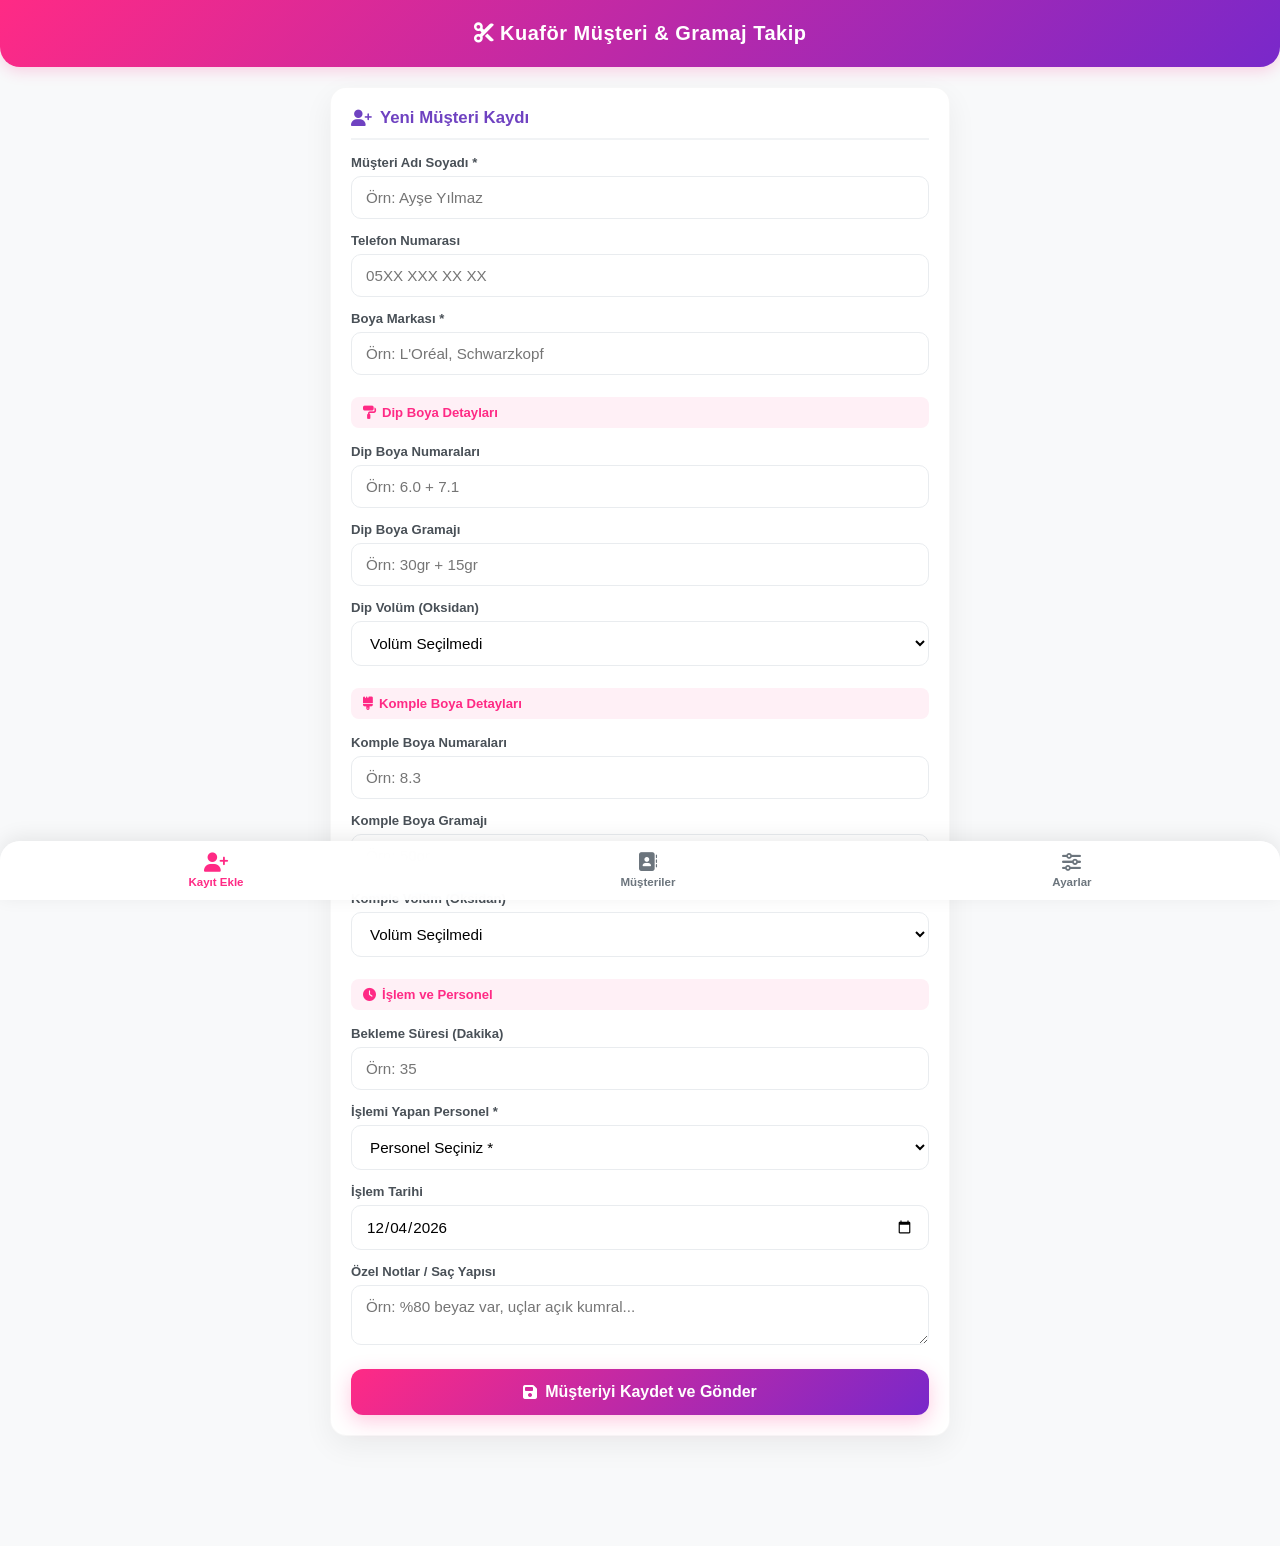
<file: index.html>
<!DOCTYPE html>
<html lang="tr">
<head>
    <meta charset="UTF-8">
    <meta name="viewport" content="width=device-width, initial-scale=1.0">
    <title>Kuaför Asistanı - Müşteri Kayıt</title>
    <link rel="manifest" href="manifest.json">
<meta name="theme-color" content="#6c5ce7">
    <link rel="stylesheet" href="style.css">
    <link rel="stylesheet" href="https://cdnjs.cloudflare.com/ajax/libs/font-awesome/6.4.0/css/all.min.css">
</head>
<body>
    <div class="header">
        <i class="fa-solid fa-scissors"></i> Kuaför Müşteri & Gramaj Takip
    </div>
    
    <div class="container">
        <div id="successMessage" class="success-msg">✅ İşlem başarıyla gerçekleştirildi!</div>
        
        <div class="card">
            <div class="card-title" id="formTitle">
                <i class="fa-solid fa-user-plus"></i> Yeni Müşteri Kaydı
            </div>
            
            <form id="hairForm">
                <input type="hidden" id="editId" value="">
                
                <div class="form-grid">
                    <div class="form-group">
                        <label>Müşteri Adı Soyadı *</label>
                        <input type="text" id="name" placeholder="Örn: Ayşe Yılmaz" required>
                    </div>

                    <div class="form-group">
                        <label>Telefon Numarası</label>
                        <input type="tel" id="phone" placeholder="05XX XXX XX XX">
                    </div>

                    <div class="form-group">
                        <label>Boya Markası *</label>
                        <input type="text" id="brand" placeholder="Örn: L'Oréal, Schwarzkopf" required>
                    </div>

                    <!-- Dip Boya -->
                    <div class="section-tag"><i class="fa-solid fa-paint-roller"></i> Dip Boya Detayları</div>
                    <div class="form-group"><label>Dip Boya Numaraları</label><input type="text" id="rootColor" placeholder="Örn: 6.0 + 7.1"></div>
                    <div class="form-group"><label>Dip Boya Gramajı</label><input type="text" id="rootGram" placeholder="Örn: 30gr + 15gr"></div>
                    <div class="form-group"><label>Dip Volüm (Oksidan)</label><select id="rootVolume" class="vol-select"></select></div>

                    <!-- Komple Boya -->
                    <div class="section-tag"><i class="fa-solid fa-brush"></i> Komple Boya Detayları</div>
                    <div class="form-group"><label>Komple Boya Numaraları</label><input type="text" id="fullColor" placeholder="Örn: 8.3"></div>
                    <div class="form-group"><label>Komple Boya Gramajı</label><input type="text" id="fullGram" placeholder="Örn: 50gr"></div>
                    <div class="form-group"><label>Komple Volüm (Oksidan)</label><select id="fullVolume" class="vol-select"></select></div>

                    <!-- İşlem Detayları -->
                    <div class="section-tag"><i class="fa-solid fa-clock"></i> İşlem ve Personel</div>
                    <div class="form-group"><label>Bekleme Süresi (Dakika)</label><input type="number" id="waitTime" placeholder="Örn: 35"></div>
                    <div class="form-group"><label>İşlemi Yapan Personel *</label><select id="stylist" required></select></div>
                    <div class="form-group"><label>İşlem Tarihi</label><input type="date" id="processDate"></div>
                    <div class="form-group"><label>Özel Notlar / Saç Yapısı</label><textarea id="notes" rows="2" placeholder="Örn: %80 beyaz var, uçlar açık kumral..."></textarea></div>

                    <div style="margin-top: 10px;">
                        <button type="button" class="btn" id="saveBtn" onclick="saveData()">
                            <i class="fa-solid fa-floppy-disk"></i> Müşteriyi Kaydet ve Gönder
                        </button>
                        <button type="button" class="btn btn-secondary" id="cancelEditBtn" onclick="cancelEdit()" style="display:none; margin-top: 8px;">
                            İptal Et
                        </button>
                    </div>
                </div>
            </form>
        </div>
    </div>

    <!-- Alt Navigasyon Menüsü -->
    <div class="nav-bar">
        <a href="index.html" class="nav-item active"><i class="fa-solid fa-user-plus"></i>Kayıt Ekle</a>
        <a href="liste.html" class="nav-item"><i class="fa-solid fa-address-book"></i>Müşteriler</a>
        <a href="ayarlar.html" class="nav-item"><i class="fa-solid fa-sliders"></i>Ayarlar</a>
    </div>

    <script>
        const SCRIPT_URL = "https://script.google.com/macros/s/AKfycbwESaLY74wnh4brbKkdx4V7JRdk-KHlmJGhDfKKcdWrCiJ9z2Xoj_IUQDY0aTxZ7g_z/exec";

        window.onload = function() {
            document.getElementById('processDate').valueAsDate = new Date();
            loadDropdowns();
            checkEditMode();
        };

        function loadDropdowns() {
            let stylists = JSON.parse(localStorage.getItem('stylists')) || ["Elif", "Ayşe", "Mehmet"];
            let volumes = JSON.parse(localStorage.getItem('volumes')) || ["10 Vol (%3)", "20 Vol (%6)", "30 Vol (%9)", "40 Vol (%12)", "Oksidansız"];
            
            let stylistSelect = document.getElementById('stylist');
            stylistSelect.innerHTML = '<option value="">Personel Seçiniz *</option>';
            stylists.forEach(s => stylistSelect.innerHTML += `<option value="${s}">${s}</option>`);
            
            document.querySelectorAll('.vol-select').forEach(sel => {
                sel.innerHTML = '<option value="-">Volüm Seçilmedi</option>';
                volumes.forEach(v => sel.innerHTML += `<option value="${v}">${v}</option>`);
            });
        }

        function checkEditMode() {
            const editData = localStorage.getItem('editCustomer');
            if(editData) {
                const c = JSON.parse(editData);
                document.getElementById('editId').value = c.id;
                document.getElementById('name').value = c.name;
                document.getElementById('phone').value = c.phone !== '-' ? c.phone : '';
                document.getElementById('brand').value = c.brand !== '-' ? c.brand : '';
                document.getElementById('rootColor').value = c.rootColor !== 'Yok' ? c.rootColor : '';
                document.getElementById('rootGram').value = c.rootGram !== '0 gr' ? c.rootGram : '';
                document.getElementById('rootVolume').value = c.rootVolume;
                document.getElementById('fullColor').value = c.fullColor !== 'Yok' ? c.fullColor : '';
                document.getElementById('fullGram').value = c.fullGram !== '0 gr' ? c.fullGram : '';
                document.getElementById('fullVolume').value = c.fullVolume;
                document.getElementById('waitTime').value = c.waitTime !== '-' ? c.waitTime : '';
                document.getElementById('stylist').value = c.stylist;
                document.getElementById('processDate').value = c.date ? c.date.split('.').reverse().join('-') : new Date().toISOString().split('T')[0];
                document.getElementById('notes').value = c.notes !== 'Not yok.' ? c.notes : '';

                document.getElementById('formTitle').innerHTML = `<i class="fa-solid fa-user-pen"></i> Müşteri Kaydını Düzenle`;
                document.getElementById('saveBtn').innerHTML = `<i class="fa-solid fa-check"></i> Güncellemeyi Kaydet`;
                document.getElementById('cancelEditBtn').style.display = 'flex';
            }
        }

        function cancelEdit() {
            localStorage.removeItem('editCustomer');
            window.location.href = 'liste.html';
        }

        function saveData() {
            const name = document.getElementById('name').value.trim();
            const brand = document.getElementById('brand').value.trim();
            const stylist = document.getElementById('stylist').value;

            if(!name || !brand || !stylist) {
                alert("⚠️ Lütfen Müşteri Adı, Boya Markası ve Personel alanlarını doldurunuz!");
                return;
            }

            const btn = document.getElementById('saveBtn');
            btn.innerHTML = "⏳ İşleniyor...";
            btn.disabled = true;

            const editId = document.getElementById('editId').value;
            const rawDate = document.getElementById('processDate').value;
            const formattedDate = rawDate ? rawDate.split('-').reverse().join('.') : new Date().toLocaleDateString('tr-TR');

            const payload = {
                id: editId ? Number(editId) : Date.now(),
                date: formattedDate,
                name: name,
                phone: document.getElementById('phone').value.trim() || "-",
                brand: brand,
                rootColor: document.getElementById('rootColor').value.trim() || "Yok",
                rootGram: document.getElementById('rootGram').value.trim() || "0 gr",
                rootVolume: document.getElementById('rootVolume').value || "Yok",
                fullColor: document.getElementById('fullColor').value.trim() || "Yok",
                fullGram: document.getElementById('fullGram').value.trim() || "0 gr",
                fullVolume: document.getElementById('fullVolume').value || "Yok",
                waitTime: document.getElementById('waitTime').value.trim() || "-",
                stylist: stylist,
                notes: document.getElementById('notes').value.trim() || "Not yok."
            };

            let customers = JSON.parse(localStorage.getItem('customers')) || [];

            if(editId) {
                customers = customers.map(c => c.id == editId ? payload : c);
                localStorage.removeItem('editCustomer');
            } else {
                customers.unshift(payload);
            }

            localStorage.setItem('customers', JSON.stringify(customers));

            fetch(SCRIPT_URL, {
                method: "POST",
                mode: "no-cors",
                headers: { "Content-Type": "application/json" },
                body: JSON.stringify(payload)
            }).then(() => {
                showSuccessAndRedirect();
            }).catch(() => {
                showSuccessAndRedirect();
            });
        }

        function showSuccessAndRedirect() {
            document.getElementById('successMessage').style.display = 'block';
            setTimeout(() => {
                window.location.href = 'liste.html';
            }, 1200);
        }
    </script>
</body>
</html>
</file>
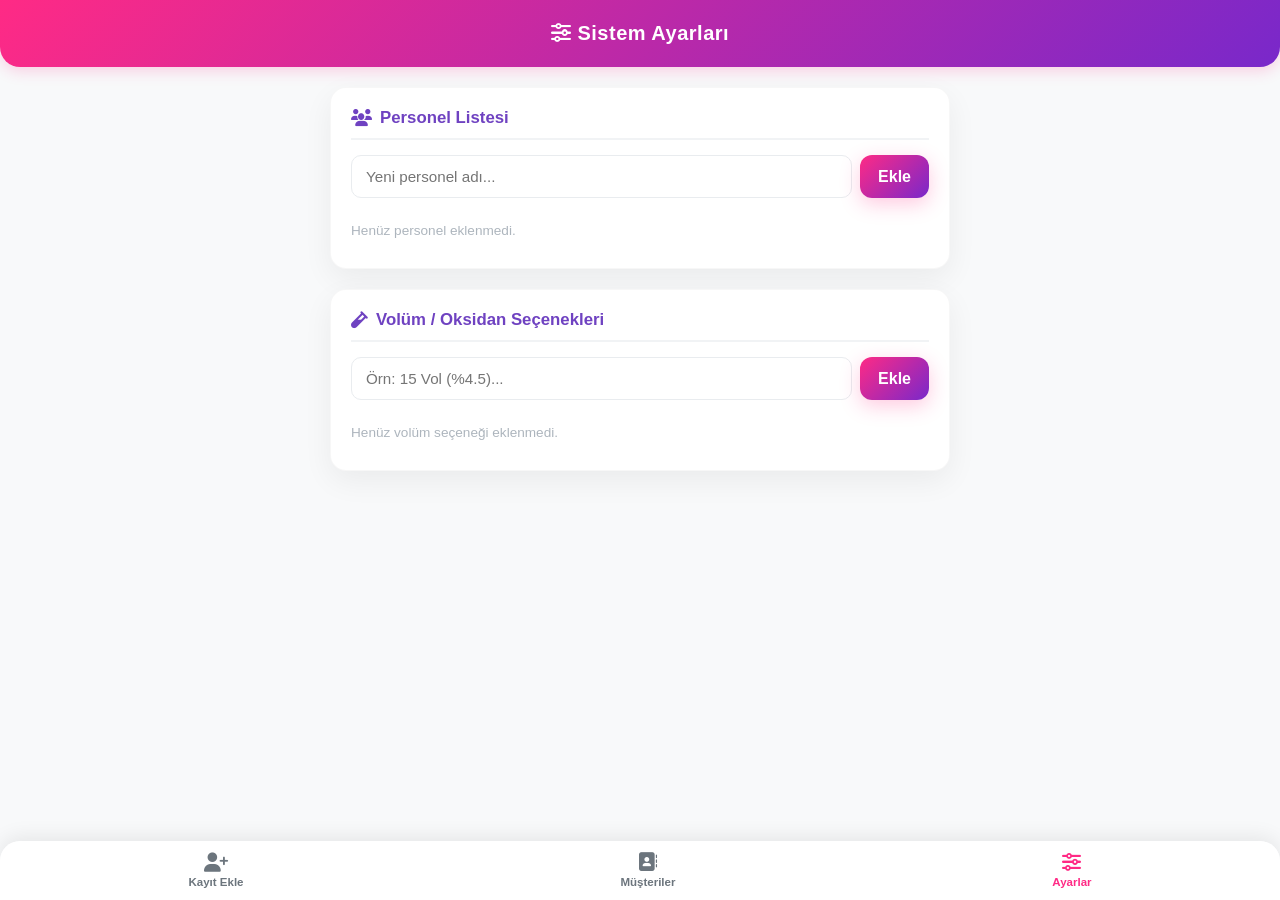
<file: ayarlar.html>
<!DOCTYPE html>
<html lang="tr">
<head>
    <meta charset="UTF-8">
    <meta name="viewport" content="width=device-width, initial-scale=1.0">
    <title>Ayarlar</title>
    <link rel="manifest" href="manifest.json">
<meta name="theme-color" content="#6c5ce7">
    <link rel="stylesheet" href="style.css">
    <link rel="stylesheet" href="https://cdnjs.cloudflare.com/ajax/libs/font-awesome/6.4.0/css/all.min.css">
</head>
<body>
    <div class="header">
        <i class="fa-solid fa-sliders"></i> Sistem Ayarları
    </div>
    
    <div class="container">
        <div id="syncStatus" style="text-align:center; font-size: 0.8rem; color: #6c757d; margin-bottom: 12px; font-weight:600;">
            <i class="fa-solid fa-arrows-rotate fa-spin"></i> Ayarlar Google Tablolar ile senkronize ediliyor...
        </div>

        <!-- Personel Yönetimi -->
        <div class="card">
            <div class="card-title"><i class="fa-solid fa-users"></i> Personel Listesi</div>
            <div style="display: flex; gap: 8px; margin-bottom: 15px;">
                <input type="text" id="newStylist" placeholder="Yeni personel adı...">
                <button class="btn" style="width: auto; padding: 0 18px;" onclick="addStylist()">Ekle</button>
            </div>
            <ul id="stylistList" style="list-style: none; padding: 0; margin: 0;"></ul>
        </div>

        <!-- Volüm / Oksidan Yönetimi -->
        <div class="card" style="margin-top: 20px;">
            <div class="card-title"><i class="fa-solid fa-vial"></i> Volüm / Oksidan Seçenekleri</div>
            <div style="display: flex; gap: 8px; margin-bottom: 15px;">
                <input type="text" id="newVolume" placeholder="Örn: 15 Vol (%4.5)...">
                <button class="btn" style="width: auto; padding: 0 18px;" onclick="addVolume()">Ekle</button>
            </div>
            <ul id="volumeList" style="list-style: none; padding: 0; margin: 0;"></ul>
        </div>
    </div>

    <!-- Alt Navigasyon Menüsü -->
    <div class="nav-bar">
        <a href="index.html" class="nav-item"><i class="fa-solid fa-user-plus"></i>Kayıt Ekle</a>
        <a href="liste.html" class="nav-item"><i class="fa-solid fa-address-book"></i>Müşteriler</a>
        <a href="ayarlar.html" class="nav-item active"><i class="fa-solid fa-sliders"></i>Ayarlar</a>
    </div>

    <script>
        const SCRIPT_URL = "https://script.google.com/macros/s/AKfycbwESaLY74wnh4brbKkdx4V7JRdk-KHlmJGhDfKKcdWrCiJ9z2Xoj_IUQDY0aTxZ7g_z/exec";

        window.onload = function() {
            renderLists();
            fetchSettingsFromGoogle();
        };

        function fetchSettingsFromGoogle() {
            const syncDiv = document.getElementById('syncStatus');
            syncDiv.style.display = 'block';

            fetch(SCRIPT_URL)
                .then(res => res.json())
                .then(data => {
                    if (data && Array.isArray(data.stylists)) {
                        localStorage.setItem('stylists', JSON.stringify(data.stylists));
                    }
                    if (data && Array.isArray(data.volumes)) {
                        localStorage.setItem('volumes', JSON.stringify(data.volumes));
                    }
                    renderLists();
                })
                .catch(err => console.error("Ayarlar çekilemedi:", err))
                .finally(() => {
                    syncDiv.style.display = 'none';
                });
        }

        function saveSettingsToGoogle() {
            const stylists = JSON.parse(localStorage.getItem('stylists')) || [];
            const volumes = JSON.parse(localStorage.getItem('volumes')) || [];

            fetch(SCRIPT_URL, {
                method: "POST",
                mode: "no-cors",
                headers: { "Content-Type": "application/json" },
                body: JSON.stringify({
                    action: "saveSettings",
                    stylists: stylists,
                    volumes: volumes
                })
            });
        }

        function renderLists() {
            let stylists = JSON.parse(localStorage.getItem('stylists'));
            let volumes = JSON.parse(localStorage.getItem('volumes'));

            if (stylists === null) stylists = [];
            if (volumes === null) volumes = [];

            // Personel Listesi
            const sUl = document.getElementById('stylistList');
            if (stylists.length === 0) {
                sUl.innerHTML = `<li style="padding: 10px 0; color:#adb5bd; font-size:0.85rem;">Henüz personel eklenmedi.</li>`;
            } else {
                sUl.innerHTML = stylists.map((s, idx) => `
                    <li style="display:flex; justify-content:space-between; align-items:center; padding: 10px 0; border-bottom: 1px solid #eee;">
                        <span style="font-weight:600; color:#333;">${s}</span>
                        <button onclick="removeStylist(${idx})" style="background:none; border:none; color:#dc3545; cursor:pointer; font-size:1rem;"><i class="fa-solid fa-trash-can"></i></button>
                    </li>
                `).join('');
            }

            // Volüm Listesi
            const vUl = document.getElementById('volumeList');
            if (volumes.length === 0) {
                vUl.innerHTML = `<li style="padding: 10px 0; color:#adb5bd; font-size:0.85rem;">Henüz volüm seçeneği eklenmedi.</li>`;
            } else {
                vUl.innerHTML = volumes.map((v, idx) => `
                    <li style="display:flex; justify-content:space-between; align-items:center; padding: 10px 0; border-bottom: 1px solid #eee;">
                        <span style="font-weight:600; color:#333;">${v}</span>
                        <button onclick="removeVolume(${idx})" style="background:none; border:none; color:#dc3545; cursor:pointer; font-size:1rem;"><i class="fa-solid fa-trash-can"></i></button>
                    </li>
                `).join('');
            }
        }

        function addStylist() {
            const input = document.getElementById('newStylist');
            const val = input.value.trim();
            if(!val) return;
            
            let stylists = JSON.parse(localStorage.getItem('stylists')) || [];
            stylists.push(val);
            localStorage.setItem('stylists', JSON.stringify(stylists));
            input.value = '';
            renderLists();
            saveSettingsToGoogle();
        }

        function removeStylist(idx) {
            let stylists = JSON.parse(localStorage.getItem('stylists')) || [];
            stylists.splice(idx, 1);
            localStorage.setItem('stylists', JSON.stringify(stylists));
            renderLists();
            saveSettingsToGoogle();
        }

        function addVolume() {
            const input = document.getElementById('newVolume');
            const val = input.value.trim();
            if(!val) return;

            let volumes = JSON.parse(localStorage.getItem('volumes')) || [];
            volumes.push(val);
            localStorage.setItem('volumes', JSON.stringify(volumes));
            input.value = '';
            renderLists();
            saveSettingsToGoogle();
        }

        function removeVolume(idx) {
            let volumes = JSON.parse(localStorage.getItem('volumes')) || [];
            volumes.splice(idx, 1);
            localStorage.setItem('volumes', JSON.stringify(volumes));
            renderLists();
            saveSettingsToGoogle();
        }
    </script>
</body>
</html>
</file>
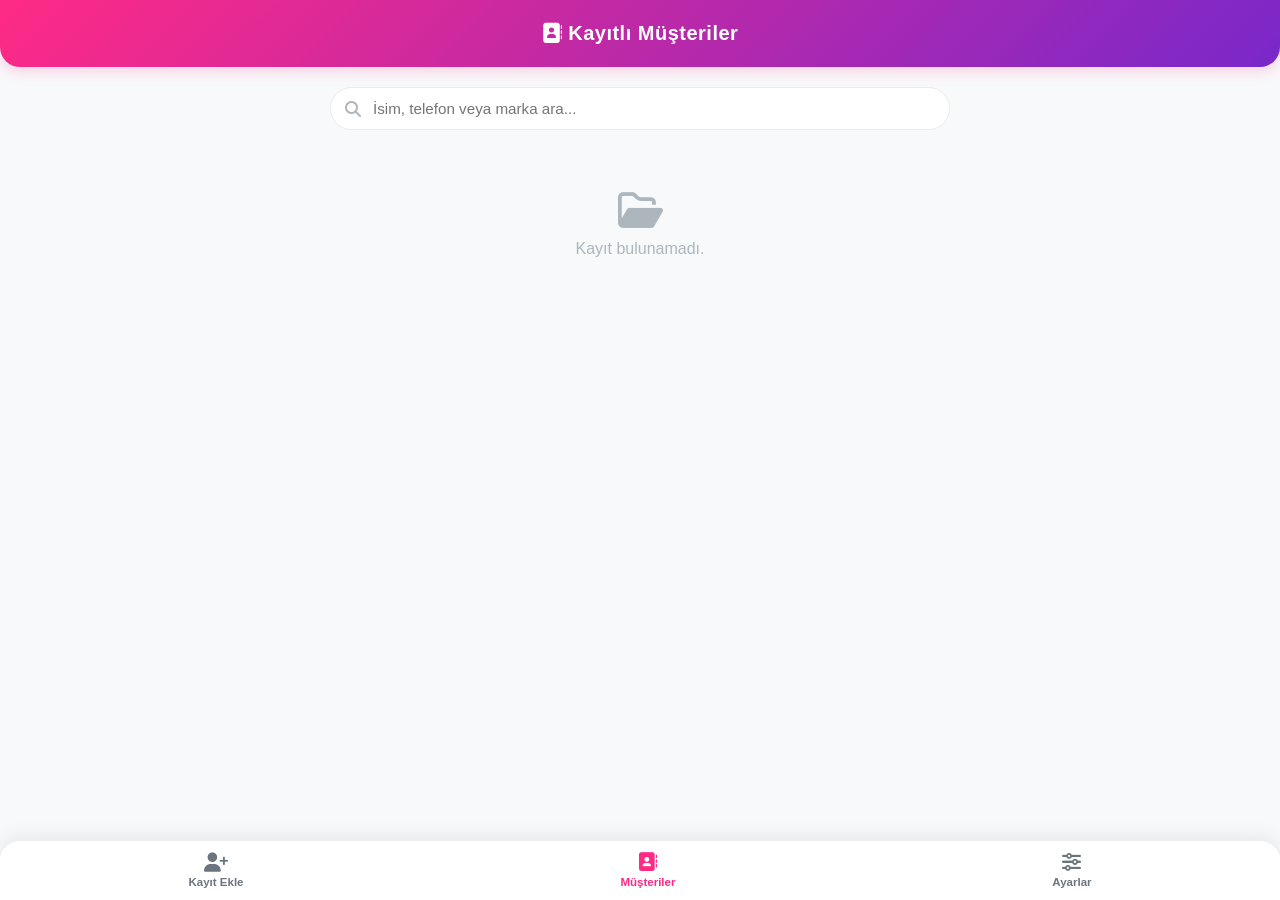
<file: liste.html>
<!DOCTYPE html>
<html lang="tr">
<head>
    <meta charset="UTF-8">
    <meta name="viewport" content="width=device-width, initial-scale=1.0">
    <title>Müşteri Listesi</title>
    <link rel="manifest" href="manifest.json">
<meta name="theme-color" content="#6c5ce7">
    <link rel="stylesheet" href="style.css">
    <link rel="stylesheet" href="https://cdnjs.cloudflare.com/ajax/libs/font-awesome/6.4.0/css/all.min.css">
    <style>
        .sync-badge {
            text-align: center;
            font-size: 0.78rem;
            color: var(--secondary);
            margin-bottom: 12px;
            font-weight: 600;
        }
        /* Modal / Açılır Pencere Stilleri */
        .modal-overlay {
            display: none;
            position: fixed;
            top: 0; left: 0; width: 100%; height: 100%;
            background: rgba(0, 0, 0, 0.6);
            z-index: 1000;
            justify-content: center;
            align-items: center;
            padding: 15px;
            box-sizing: border-box;
        }
        .modal-overlay.active { display: flex; }
        .modal-card {
            background: #fff;
            width: 100%;
            max-width: 500px;
            max-height: 80vh;
            border-radius: 16px;
            display: flex;
            flex-direction: column;
            overflow: hidden;
            box-shadow: 0 10px 25px rgba(0,0,0,0.2);
        }
        .modal-header {
            padding: 15px 20px;
            background: #f8f9fa;
            border-bottom: 1px solid #eee;
            display: flex;
            justify-content: space-between;
            align-items: center;
        }
        .modal-header h3 { margin: 0; font-size: 1rem; color: #333; }
        .modal-close {
            background: none; border: none; font-size: 1.5rem; cursor: pointer; color: #888;
        }
        .modal-body {
            padding: 15px;
            overflow-y: auto;
        }
        .timeline-item {
            border-left: 3px solid #6c5ce7;
            margin-bottom: 15px;
            background: #f8f9fa;
            padding: 12px;
            border-radius: 0 8px 8px 0;
        }
        .timeline-date {
            font-size: 0.78rem;
            color: #6c5ce7;
            font-weight: bold;
            margin-bottom: 4px;
        }
        .history-count-badge {
            background: #e0e7ff;
            color: #4338ca;
            padding: 2px 8px;
            border-radius: 12px;
            font-size: 0.75rem;
            font-weight: 600;
            margin-left: 6px;
        }
        .history-action-btn {
            background: none;
            border: none;
            padding: 6px 10px;
            border-radius: 6px;
            cursor: pointer;
            font-size: 0.8rem;
            font-weight: 600;
        }
    </style>
</head>
<body>
    <div class="header">
        <i class="fa-solid fa-address-book"></i> Kayıtlı Müşteriler
    </div>
    
    <div class="container">
        <div id="syncStatus" class="sync-badge">
            <i class="fa-solid fa-arrows-rotate fa-spin"></i> Google Tablolar'dan veriler güncelleniyor...
        </div>

        <div style="position: relative; margin-bottom: 20px;">
            <i class="fa-solid fa-magnifying-glass" style="position: absolute; left: 15px; top: 50%; transform: translateY(-50%); color: #adb5bd;"></i>
            <input type="text" id="search" placeholder="İsim, telefon veya marka ara..." onkeyup="loadList()" style="padding-left: 42px; border-radius: 25px;">
        </div>

        <div id="listContainer"></div>
    </div>

    <!-- Müşteri Geçmişi Açılır Penceresi (Modal) -->
    <div id="historyModal" class="modal-overlay">
        <div class="modal-card">
            <div class="modal-header">
                <h3 id="modalTitle"><i class="fa-solid fa-clock-rotate-left"></i> İşlem Geçmişi</h3>
                <button class="modal-close" onclick="closeHistory()">&times;</button>
            </div>
            <div id="historyContainer" class="modal-body"></div>
        </div>
    </div>

    <!-- Alt Navigasyon Menüsü -->
    <div class="nav-bar">
        <a href="index.html" class="nav-item"><i class="fa-solid fa-user-plus"></i>Kayıt Ekle</a>
        <a href="liste.html" class="nav-item active"><i class="fa-solid fa-address-book"></i>Müşteriler</a>
        <a href="ayarlar.html" class="nav-item"><i class="fa-solid fa-sliders"></i>Ayarlar</a>
    </div>

    <script>
        const SCRIPT_URL = "https://script.google.com/macros/s/AKfycbwESaLY74wnh4brbKkdx4V7JRdk-KHlmJGhDfKKcdWrCiJ9z2Xoj_IUQDY0aTxZ7g_z/exec";

        window.onload = function() {
            loadList(); // Önce yerel hafızadakileri göster
            fetchDataFromGoogle(); // Google Tablolar'dan güncel veriyi çek
        };

        function fetchDataFromGoogle() {
            const syncDiv = document.getElementById('syncStatus');
            syncDiv.style.display = 'block';

            fetch(SCRIPT_URL)
                .then(response => response.json())
                .then(remoteData => {
                    let customerList = [];
                    if (Array.isArray(remoteData)) {
                        customerList = remoteData;
                    } else if (remoteData && Array.isArray(remoteData.customers)) {
                        customerList = remoteData.customers;
                        if (remoteData.stylists) localStorage.setItem('stylists', JSON.stringify(remoteData.stylists));
                        if (remoteData.volumes) localStorage.setItem('volumes', JSON.stringify(remoteData.volumes));
                    }

                    localStorage.setItem('customers', JSON.stringify(customerList));
                    loadList();
                })
                .catch(err => console.error("Google Tablolar Veri Çekme Hatası:", err))
                .finally(() => {
                    syncDiv.style.display = 'none';
                });
        }

        // Müşterileri Telefon veya İsme göre gruplama
        function groupCustomers(customers) {
            const map = new Map();

            customers.forEach(item => {
                const phoneClean = String(item.phone || '').trim();
                const nameClean = String(item.name || '').trim().toLowerCase();
                
                const key = (phoneClean && phoneClean !== '-') ? `phone:${phoneClean}` : `name:${nameClean}`;

                if (!map.has(key)) {
                    map.set(key, []);
                }
                map.get(key).push(item);
            });

            return map;
        }

        function loadList() {
            const query = document.getElementById('search').value.toLowerCase().trim();
            let allCustomers = JSON.parse(localStorage.getItem('customers')) || [];
            const container = document.getElementById('listContainer');
            
            const groupedMap = groupCustomers(allCustomers);
            let uniqueCustomerGroups = [];

            groupedMap.forEach((records, key) => {
                const latest = records[records.length - 1]; // En son yapılan kayıt
                const matchName = latest.name && String(latest.name).toLowerCase().includes(query);
                const matchPhone = latest.phone && String(latest.phone).includes(query);
                const matchBrand = records.some(r => r.brand && String(r.brand).toLowerCase().includes(query));
                
                if (matchName || matchPhone || matchBrand) {
                    uniqueCustomerGroups.push({
                        key: key,
                        latest: latest,
                        totalCount: records.length,
                        allRecords: records
                    });
                }
            });

            if(uniqueCustomerGroups.length === 0) {
                container.innerHTML = `<div style="text-align:center; padding: 40px; color: #adb5bd;"><i class="fa-regular fa-folder-open" style="font-size: 2.5rem; margin-bottom: 10px; display:block;"></i>Kayıt bulunamadı.</div>`;
                return;
            }

            container.innerHTML = uniqueCustomerGroups.map(group => {
                const c = group.latest;
                const id = String(c.id || '').replace("'", "").trim();
                const name = c.name || 'İsimsiz Müşteri';
                const phone = c.phone || '-';
                const date = c.date || '-';
                const brand = c.brand || '-';
                const rootColor = c.rootColor || '-';
                const rootGram = c.rootGram || '-';
                const rootVolume = c.rootVolume || '-';
                const fullColor = c.fullColor || '-';
                const fullGram = c.fullGram || '-';
                const fullVolume = c.fullVolume || '-';
                const notes = c.notes || 'Not yok.';
                const stylist = c.stylist || '-';
                const waitTime = c.waitTime || '-';

                return `
                    <div class="customer-card">
                        <div class="customer-header">
                            <div>
                                <div class="customer-name">
                                    ${name}
                                    <span class="history-count-badge"><i class="fa-solid fa-layer-group"></i> ${group.totalCount} İşlem</span>
                                </div>
                                <div class="customer-phone"><i class="fa-solid fa-phone" style="font-size:0.75rem;"></i> ${phone}</div>
                            </div>
                            <span class="customer-date" title="Son İşlem Tarihi"><i class="fa-regular fa-calendar"></i> ${date}</span>
                        </div>

                        <div style="font-size: 0.88rem; font-weight: 600; color: var(--secondary); margin-bottom: 6px;">
                            <i class="fa-solid fa-fill-drip"></i> Son Marka: ${brand}
                        </div>

                        <div class="formula-box">
                            <div>
                                <span class="badge badge-dip">Dip Boya</span><br>
                                <b>No:</b> ${rootColor}<br>
                                <b>Gram:</b> ${rootGram}<br>
                                <b>Vol:</b> ${rootVolume}
                            </div>
                            <div>
                                <span class="badge badge-komple">Komple Boya</span><br>
                                <b>No:</b> ${fullColor}<br>
                                <b>Gram:</b> ${fullGram}<br>
                                <b>Vol:</b> ${fullVolume}
                            </div>
                        </div>

                        <div style="font-size: 0.8rem; color: #495057; margin-bottom: 8px;">
                            <b><i class="fa-solid fa-note-sticky"></i> Not:</b> ${notes}
                        </div>

                        <div style="display: flex; justify-content: space-between; align-items: center; font-size: 0.78rem; color: #6c757d; border-top: 1px dashed #e9ecef; padding-top: 8px;">
                            <span><i class="fa-solid fa-user-check"></i> Yapan: <b>${stylist}</b></span>
                            <span><i class="fa-solid fa-stopwatch"></i> Bekleme: <b>${waitTime} dk</b></span>
                        </div>

                        <div class="action-buttons" style="display: flex; gap: 6px; margin-top: 10px;">
                            <button class="btn-action" onclick="showHistoryByKey('${group.key}')" style="background:#6c5ce7; color:white;">
                                <i class="fa-solid fa-clock-rotate-left"></i> Tüm Geçmiş (${group.totalCount})
                            </button>
                            <button class="btn-action btn-edit" onclick="editCustomer('${id}')">
                                <i class="fa-solid fa-pen-to-square"></i> Düzenle
                            </button>
                            <button class="btn-action btn-del" onclick="deleteCustomer('${id}')">
                                <i class="fa-solid fa-trash-can"></i> Sil
                            </button>
                        </div>
                    </div>
                `;
            }).join('');
        }

        function showHistoryByKey(key) {
            let allCustomers = JSON.parse(localStorage.getItem('customers')) || [];
            const groupedMap = groupCustomers(allCustomers);
            const history = groupedMap.get(key) || [];

            if (history.length === 0) {
                closeHistory();
                return;
            }

            const name = history[history.length - 1].name || 'Müşteri';
            document.getElementById('modalTitle').innerText = `${name} - İşlem Geçmişi (${history.length} Kayıt)`;
            const container = document.getElementById('historyContainer');

            // Geçmişi en sondan en eskiye doğru sırala
            const reversedHistory = [...history].reverse();

            container.innerHTML = reversedHistory.map((c, index) => {
                const id = String(c.id || '').replace("'", "").trim();
                return `
                    <div class="timeline-item">
                        <div style="display:flex; justify-content:space-between; align-items:flex-start;">
                            <div>
                                <div class="timeline-date">
                                    <i class="fa-regular fa-calendar"></i> ${c.date || '-'} ${index === 0 ? '<span style="color:#2ec4b6; font-weight:bold;">(Son İşlem)</span>' : ''}
                                </div>
                                <div style="font-size:0.85rem; font-weight:bold; color:#333; margin-bottom: 4px;">
                                    <i class="fa-solid fa-fill-drip"></i> Marka: ${c.brand || '-'}
                                </div>
                                <div style="font-size:0.8rem; color:#555; margin-bottom: 4px;">
                                    <b>Dip Boya:</b> No: ${c.rootColor || '-'} | Gram: ${c.rootGram || '-'} | Vol: ${c.rootVolume || '-'}<br>
                                    <b>Komple Boya:</b> No: ${c.fullColor || '-'} | Gram: ${c.fullGram || '-'} | Vol: ${c.fullVolume || '-'}
                                </div>
                                <div style="font-size:0.75rem; color:#6c757d;">
                                    <b>Yapan:</b> ${c.stylist || '-'} | <b>Bekleme:</b> ${c.waitTime || '-'} dk<br>
                                    <b>Not:</b> ${c.notes || 'Yok'}
                                </div>
                            </div>
                            <div style="display:flex; gap:4px; flex-shrink:0;">
                                <button class="history-action-btn" onclick="editCustomer('${id}')" style="background:#e0f2fe; color:#0369a1;" title="Bu İşlemi Düzenle">
                                    <i class="fa-solid fa-pen-to-square"></i>
                                </button>
                                <button class="history-action-btn" onclick="deleteCustomer('${id}', '${key}')" style="background:#fee2e2; color:#dc2626;" title="Bu İşlemi Sil">
                                    <i class="fa-solid fa-trash-can"></i>
                                </button>
                            </div>
                        </div>
                    </div>
                `;
            }).join('');

            document.getElementById('historyModal').classList.add('active');
        }

        function closeHistory() {
            document.getElementById('historyModal').classList.remove('active');
        }

        function editCustomer(id) {
            let customers = JSON.parse(localStorage.getItem('customers')) || [];
            const cleanTargetId = String(id).replace("'", "").trim();
            const customer = customers.find(c => String(c.id).replace("'", "").trim() === cleanTargetId);
            if(customer) {
                localStorage.setItem('editCustomer', JSON.stringify(customer));
                window.location.href = 'index.html';
            }
        }

        function deleteCustomer(id, groupKey = null) {
            if(confirm("Bu boyama işlemini silmek istediğinize emin misiniz?")) {
                let customers = JSON.parse(localStorage.getItem('customers')) || [];
                const cleanTargetId = String(id).replace("'", "").trim();
                
                customers = customers.filter(c => String(c.id).replace("'", "").trim() !== cleanTargetId);
                localStorage.setItem('customers', JSON.stringify(customers));
                
                // Ana Listeyi Güncelle
                loadList();

                // Eğer Geçmiş Penceresinden Silindiyse Açılır Pencereyi de Güncelle
                if (groupKey) {
                    showHistoryByKey(groupKey);
                }

                // Google Tablolar'dan Sil
                fetch(SCRIPT_URL, {
                    method: "POST",
                    mode: "no-cors",
                    headers: { "Content-Type": "application/json" },
                    body: JSON.stringify({ id: cleanTargetId, action: "delete" })
                }).catch(err => console.error("Silme hatası:", err));
            }
        }
    </script>
</body>
</html>
</file>
<file: style.css>
:root {
    --primary: #ff2a85;
    --primary-gradient: linear-gradient(135deg, #ff2a85 0%, #7928ca 100%);
    --secondary: #6f42c1;
    --bg-color: #f8f9fa;
    --card-bg: #ffffff;
    --text-main: #212529;
    --text-muted: #6c757d;
    --border-radius: 16px;
    --shadow: 0 10px 30px rgba(0,0,0,0.06);
}

* { box-sizing: border-box; margin: 0; padding: 0; font-family: 'Poppins', -apple-system, BlinkMacSystemFont, "Segoe UI", Roboto, sans-serif; }
body { background-color: var(--bg-color); color: var(--text-main); padding-bottom: 90px; -webkit-tap-highlight-color: transparent; }

/* Üst Başlık */
.header {
    background: var(--primary-gradient);
    color: white;
    padding: 22px 15px;
    text-align: center;
    font-size: 1.25rem;
    font-weight: 700;
    letter-spacing: 0.5px;
    box-shadow: 0 4px 15px rgba(255, 42, 133, 0.2);
    border-bottom-left-radius: 20px;
    border-bottom-right-radius: 20px;
    margin-bottom: 20px;
}

.container { padding: 0 15px; max-width: 650px; margin: 0 auto; }

/* Kart Yapısı */
.card { 
    background: var(--card-bg); 
    border-radius: var(--border-radius); 
    padding: 20px; 
    box-shadow: var(--shadow); 
    margin-bottom: 20px; 
    border: 1px solid rgba(0,0,0,0.03);
}

.card-title {
    font-size: 1.05rem;
    font-weight: 700;
    color: var(--secondary);
    margin-bottom: 15px;
    display: flex;
    align-items: center;
    gap: 8px;
    border-bottom: 2px solid #f1f3f5;
    padding-bottom: 10px;
}

/* Form Elemanları */
.form-grid { display: grid; grid-template-columns: 1fr; gap: 14px; }
.form-group { display: flex; flex-direction: column; gap: 6px; }
label { font-size: 0.82rem; font-weight: 600; color: #495057; }
input, select, textarea { 
    padding: 12px 14px; 
    border: 1.5px solid #e9ecef; 
    border-radius: 10px; 
    font-size: 0.95rem; 
    outline: none; 
    width: 100%; 
    background: #fff;
    transition: all 0.2s;
}
input:focus, select:focus, textarea:focus { border-color: var(--primary); box-shadow: 0 0 0 3px rgba(255,42,133,0.1); }

.section-tag {
    font-size: 0.82rem;
    font-weight: 700;
    color: var(--primary);
    background: #fff0f6;
    padding: 8px 12px;
    border-radius: 8px;
    margin: 8px 0 2px 0;
    display: flex;
    align-items: center;
    gap: 6px;
}

/* Butonlar */
.btn {
    background: var(--primary-gradient);
    color: white;
    border: none;
    padding: 14px;
    border-radius: 12px;
    font-weight: 700;
    cursor: pointer;
    width: 100%;
    font-size: 1rem;
    display: flex;
    align-items: center;
    justify-content: center;
    gap: 8px;
    box-shadow: 0 6px 20px rgba(255, 42, 133, 0.25);
    transition: transform 0.1s ease;
}
.btn:active { transform: scale(0.98); }
.btn-secondary { background: #6c757d; box-shadow: none; }

/* Alt Navigasyon Çubuğu (Mobil Uygulama Hissi) */
.nav-bar { 
    position: fixed; 
    bottom: 0; 
    left: 0; 
    width: 100%; 
    background: rgba(255, 255, 255, 0.95); 
    backdrop-filter: blur(10px);
    box-shadow: 0 -4px 20px rgba(0,0,0,0.08); 
    display: flex; 
    justify-content: space-around; 
    padding: 12px 0; 
    z-index: 1000; 
    border-top-left-radius: 20px;
    border-top-right-radius: 20px;
}
.nav-item { 
    text-decoration: none; 
    color: var(--text-muted); 
    display: flex; 
    flex-direction: column; 
    align-items: center; 
    font-size: 0.72rem; 
    font-weight: 600; 
    gap: 4px; 
    transition: color 0.2s;
}
.nav-item.active { color: var(--primary); }
.nav-item i { font-size: 1.2rem; }

/* Bildirim Kutusu */
.success-msg { 
    display: none; 
    background: #d1e7dd; 
    color: #0f5132; 
    padding: 14px; 
    border-radius: 12px; 
    text-align: center; 
    font-weight: 600; 
    margin-bottom: 15px; 
    border: 1px solid #badbcc;
    animation: fadeIn 0.3s ease;
}

/* Müşteri Kartları */
.customer-card { 
    background: white; 
    border-radius: 14px; 
    padding: 16px; 
    margin-bottom: 14px; 
    box-shadow: 0 4px 15px rgba(0,0,0,0.04); 
    border: 1px solid #f1f3f5;
    border-left: 5px solid var(--primary);
    position: relative;
}
.customer-header { display: flex; justify-content: space-between; align-items: flex-start; margin-bottom: 10px; }
.customer-name { font-size: 1.1rem; font-weight: 700; color: #111; }
.customer-phone { font-size: 0.82rem; color: var(--text-muted); }
.customer-date { font-size: 0.75rem; background: #eef2ff; color: var(--secondary); padding: 4px 8px; border-radius: 20px; font-weight: 600; }

.formula-box {
    display: grid;
    grid-template-columns: 1fr 1fr;
    gap: 10px;
    background: #f8f9fa;
    padding: 10px;
    border-radius: 10px;
    font-size: 0.82rem;
    margin: 10px 0;
    border: 1px solid #e9ecef;
}

.badge { display: inline-block; padding: 2px 6px; border-radius: 4px; font-size: 0.68rem; font-weight: 700; margin-bottom: 4px; }
.badge-dip { background: #ffe3e3; color: #c92a2a; }
.badge-komple { background: #e7f5ff; color: #1864ab; }

.action-buttons { display: flex; gap: 8px; margin-top: 10px; }
.btn-action { 
    flex: 1; 
    padding: 8px; 
    border-radius: 8px; 
    border: none; 
    font-size: 0.8rem; 
    font-weight: 600; 
    cursor: pointer; 
    display: flex; 
    align-items: center; 
    justify-content: center; 
    gap: 5px; 
}
.btn-edit { background: #e7f5ff; color: #1864ab; }
.btn-del { background: #ffe3e3; color: #c92a2a; }
</file>
